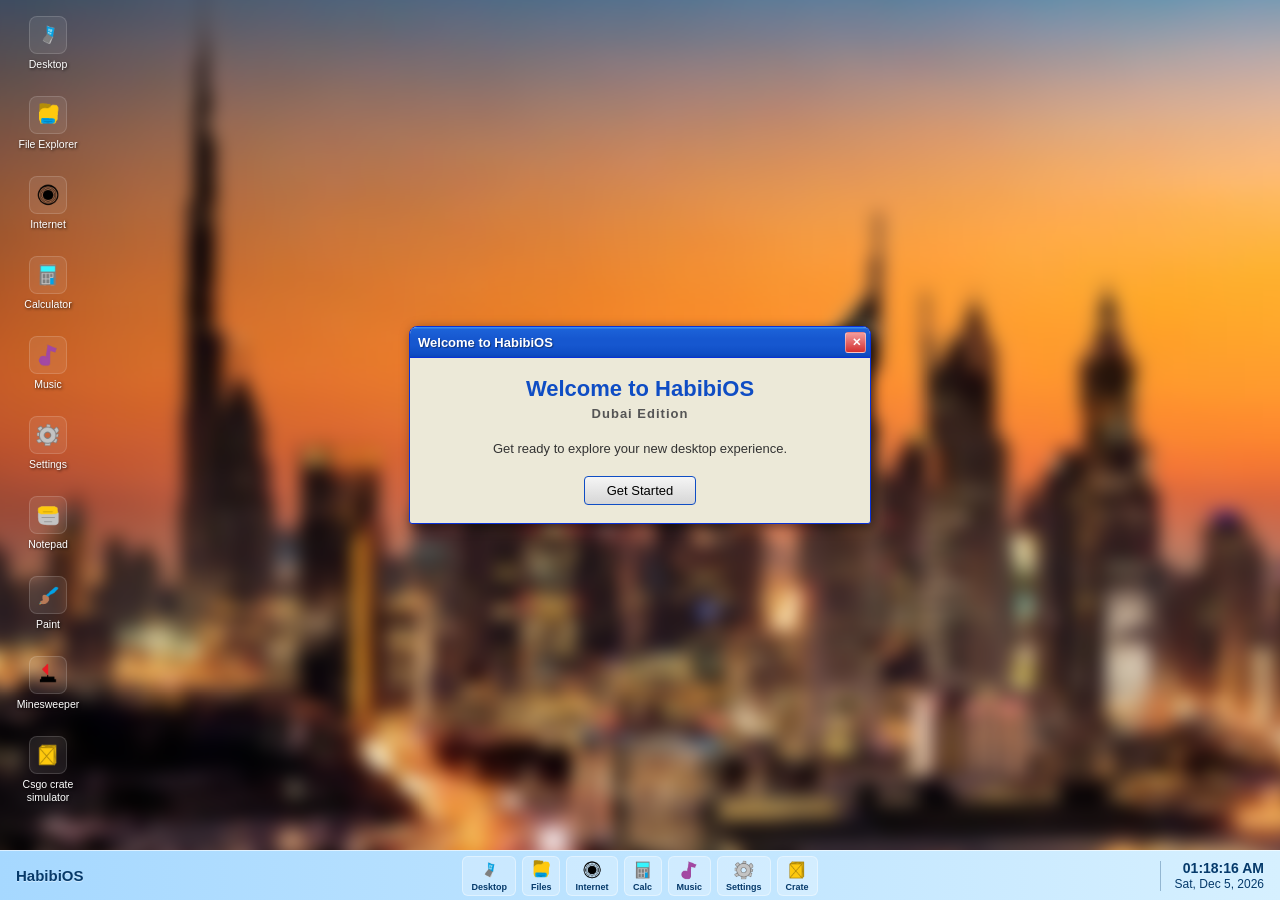
<file: index.html>
<!DOCTYPE html>
<html lang="en">
<head>
<meta charset="UTF-8">
<title>HabibiOS - Dubai Edition</title>
<link rel="stylesheet" href="style.css">
</head>
<body>

  <div class="background"></div>

  <div class="desktop">

    <div class="desktop-icons">
      <div class="icon" onclick="openApp('terminalWindow')">
        <img class="icon-img" src="desktop.png" alt="Desktop">
        <span>Desktop</span>
      </div>
      <div class="icon" onclick="openApp('explorerWindow')">
        <img class="icon-img" src="file_explorer.png" alt="File Explorer">
        <span>File Explorer</span>
      </div>
      <div class="icon" onclick="openApp('internetWindow')">
        <img class="icon-img" src="internet.png" alt="Internet">
        <span>Internet</span>
      </div>
      <div class="icon" onclick="openApp('calcWindow')">
        <img class="icon-img" src="calc.png" alt="Calculator">
        <span>Calculator</span>
      </div>
      <div class="icon" onclick="openApp('musicWindow')">
        <img class="icon-img" src="music.png" alt="Music">
        <span>Music</span>
      </div>
      <div class="icon" onclick="openApp('settingsWindow')">
        <img class="icon-img" src="settings.png" alt="Settings">
        <span>Settings</span>
      </div>
      <div class="icon" onclick="openApp('notepadWindow')">
        <img class="icon-img" src="note.png" alt="Notepad">
        <span>Notepad</span>
      </div>
      <div class="icon" onclick="openApp('paintWindow')">
        <img class="icon-img" src="paint.png" alt="Paint">
        <span>Paint</span>
      </div>
      <div class="icon" onclick="openApp('minesweeperWindow')">
        <img class="icon-img" src="mine.png" alt="Minesweeper">
        <span>Minesweeper</span>
      </div>
      <div class="icon" onclick="openApp('crateWindow')">
        <img class="icon-img" src="crate.png" alt="Csgo crate simulator">
        <span>Csgo crate simulator</span>
      </div>
    </div>

    <div class="app-window" id="xpWindow">
      <div class="window-titlebar">
        <span class="window-title">Welcome to HabibiOS</span>
        <div class="window-controls">
          <button class="win-btn win-close" onclick="closeWindow('xpWindow')">✕</button>
        </div>
      </div>
      <div class="window-content welcome-content">
        <h1>Welcome to HabibiOS</h1>
        <p class="xp-subtitle">Dubai Edition</p>
        <p>Get ready to explore your new desktop experience.</p>
        <button class="xp-ok-btn" onclick="closeWindow('xpWindow')">Get Started</button>
      </div>
    </div>

    <div class="app-window hidden" id="terminalWindow">
      <div class="window-titlebar">
        <span class="window-title">Terminal</span>
        <div class="window-controls">
          <button class="win-btn win-close" onclick="closeWindow('terminalWindow')">✕</button>
        </div>
      </div>
      <div class="window-content terminal-content">
        <div class="terminal-output" id="terminalOutput">HabibiOS Terminal [Dubai Edition]
Type "help" to see available commands.
</div>
        <div class="terminal-input-line">
          <span class="terminal-prompt">habibi@dubai:~$</span>
          <input type="text" id="terminalInput" class="terminal-input" autocomplete="off" spellcheck="false">
        </div>
      </div>
    </div>

    <div class="app-window hidden" id="explorerWindow">
      <div class="window-titlebar">
        <span class="window-title">File Explorer</span>
        <div class="window-controls">
          <button class="win-btn win-close" onclick="closeWindow('explorerWindow')">✕</button>
        </div>
      </div>
      <div class="window-content explorer-content">
        <div class="explorer-tabs">
          <button class="explorer-tab active" data-tab="desktop">Desktop</button>
          <button class="explorer-tab" data-tab="downloads">Downloads</button>
          <button class="explorer-tab" data-tab="music">Music</button>
          <button class="explorer-tab" data-tab="documents">Documents</button>
          <button class="explorer-tab" data-tab="pictures">Pictures</button>
        </div>
        <div class="explorer-files" id="explorerFiles"></div>
      </div>
    </div>

    <div class="app-window hidden" id="internetWindow">
      <div class="window-titlebar">
        <span class="window-title">Internet</span>
        <div class="window-controls">
          <button class="win-btn win-close" onclick="closeWindow('internetWindow')">✕</button>
        </div>
      </div>
      <div class="window-content internet-content">
        <a class="site-card" href="https://www.wikipedia.org/" target="_blank" rel="noopener">
          <div class="site-icon">W</div>
          <span>Wikipedia</span>
        </a>
        <a class="site-card" href="https://www.trivago.in/" target="_blank" rel="noopener">
          <div class="site-icon">T</div>
          <span>Trivago</span>
        </a>
        <a class="site-card" href="https://github.com/Astrixzen/DubaiOS" target="_blank" rel="noopener">
          <div class="site-icon">G</div>
          <span>My GitHub</span>
        </a>
        <a class="site-card" href="https://www.khaleejtimes.com/" target="_blank" rel="noopener">
          <div class="site-icon">K</div>
          <span>Khaleej Times</span>
        </a>
      </div>
    </div>

    <div class="app-window hidden" id="calcWindow">
      <div class="window-titlebar">
        <span class="window-title">Calculator</span>
        <div class="window-controls">
          <button class="win-btn win-close" onclick="closeWindow('calcWindow')">✕</button>
        </div>
      </div>
      <div class="window-content calc-content">
        <input type="text" id="calcDisplay" class="calc-display" value="0" readonly>
        <div class="calc-grid">
          <button class="calc-btn calc-op" data-val="C">C</button>
          <button class="calc-btn calc-op" data-val="(">(</button>
          <button class="calc-btn calc-op" data-val=")">)</button>
          <button class="calc-btn calc-op" data-val="/">÷</button>

          <button class="calc-btn" data-val="7">7</button>
          <button class="calc-btn" data-val="8">8</button>
          <button class="calc-btn" data-val="9">9</button>
          <button class="calc-btn calc-op" data-val="*">×</button>

          <button class="calc-btn" data-val="4">4</button>
          <button class="calc-btn" data-val="5">5</button>
          <button class="calc-btn" data-val="6">6</button>
          <button class="calc-btn calc-op" data-val="-">−</button>

          <button class="calc-btn" data-val="1">1</button>
          <button class="calc-btn" data-val="2">2</button>
          <button class="calc-btn" data-val="3">3</button>
          <button class="calc-btn calc-op" data-val="+">+</button>

          <button class="calc-btn" data-val="0">0</button>
          <button class="calc-btn" data-val=".">.</button>
          <button class="calc-btn calc-eq" data-val="=">=</button>
        </div>
      </div>
    </div>

    <div class="app-window hidden" id="musicWindow">
      <div class="window-titlebar">
        <span class="window-title">Music</span>
        <div class="window-controls">
          <button class="win-btn win-close" onclick="closeWindow('musicWindow')">✕</button>
        </div>
      </div>
      <div class="window-content music-content">
        <label class="upload-btn">
          + Upload MP3
          <input type="file" id="musicUpload" accept=".mp3,audio/mpeg" multiple hidden>
        </label>

        <div class="music-list" id="musicList">
          <p class="music-empty">No songs uploaded yet.</p>
        </div>

        <div class="music-player-bar">
          <div class="now-playing" id="nowPlaying">Nothing playing</div>
          <audio id="audioPlayer" controls></audio>
        </div>
      </div>
    </div>

    <div class="app-window hidden" id="settingsWindow">
      <div class="window-titlebar">
        <span class="window-title">Settings</span>
        <div class="window-controls">
          <button class="win-btn win-close" onclick="closeWindow('settingsWindow')">✕</button>
        </div>
      </div>
      <div class="window-content settings-content">
        <p class="settings-label">Desktop Background</p>

        <div class="bg-preview-wrap">
          <div class="bg-preview" id="bgPreview"></div>
        </div>

        <label class="upload-btn">
          Change Background
          <input type="file" id="bgUpload" accept="image/*" hidden>
        </label>
      </div>
    </div>

    <div class="app-window hidden" id="notepadWindow">
      <div class="window-titlebar">
        <span class="window-title">Notepad</span>
        <div class="window-controls">
          <button class="win-btn win-close" onclick="closeWindow('notepadWindow')">✕</button>
        </div>
      </div>
      <div class="window-content notepad-content">
        <textarea id="notepadArea" class="notepad-area" placeholder="Start typing..."></textarea>
        <div class="notepad-footer">
          <span id="notepadStatus">Saved</span>
          <button class="upload-btn" id="notepadClear">Clear</button>
        </div>
      </div>
    </div>
    <div class="app-window hidden" id="paintWindow">
      <div class="window-titlebar">
        <span class="window-title">Paint</span>
        <div class="window-controls">
          <button class="win-btn win-close" onclick="closeWindow('paintWindow')">✕</button>
        </div>
      </div>
      <div class="window-content paint-content">
        <div class="paint-toolbar">
          <label>Color <input type="color" id="paintColor" value="#000000"></label>
          <label>Size <input type="range" id="paintSize" min="1" max="30" value="4"></label>
          <button class="upload-btn" id="paintClear">Clear</button>
        </div>
        <canvas id="paintCanvas" width="400" height="280"></canvas>
      </div>
    </div>
    <div class="app-window hidden" id="minesweeperWindow">
      <div class="window-titlebar">
        <span class="window-title">Minesweeper</span>
        <div class="window-controls">
          <button class="win-btn win-close" onclick="closeWindow('minesweeperWindow')">✕</button>
        </div>
      </div>
      <div class="window-content mine-content">
        <div class="mine-header">
          <div class="mine-counter" id="mineCounter">🚩 10</div>
          <button class="mine-face" id="mineFace">🙂</button>
          <div class="mine-timer" id="mineTimer">⏱ 0</div>
        </div>
        <div class="mine-grid" id="mineGrid"></div>
        <div class="mine-stats" id="mineStats">Wins: 0 | Losses: 0 | Best Time: --</div>
      </div>
    </div>
    <div class="app-window crate-window hidden" id="crateWindow">
      <div class="window-titlebar">
        <span class="window-title">Csgo Crate Simulator</span>
        <div class="window-controls">
          <button class="win-btn win-close" onclick="closeWindow('crateWindow')">✕</button>
        </div>
      </div>
      <div class="window-content crate-window-content">
        <iframe src="crate.html" class="crate-iframe" title="Crate Simulator"></iframe>
      </div>
    </div>

  </div>
  <div class="taskbar">
    <div class="taskbar-brand">HabibiOS</div>

    <div class="taskbar-apps">
      <button class="taskbar-icon" onclick="openApp('terminalWindow')"><img src="desktop.png" alt="Desktop">Desktop</button>
      <button class="taskbar-icon" onclick="openApp('explorerWindow')"><img src="file_explorer.png" alt="File Explorer">Files</button>
      <button class="taskbar-icon" onclick="openApp('internetWindow')"><img src="internet.png" alt="Internet">Internet</button>
      <button class="taskbar-icon" onclick="openApp('calcWindow')"><img src="calc.png" alt="Calculator">Calc</button>
      <button class="taskbar-icon" onclick="openApp('musicWindow')"><img src="music.png" alt="Music">Music</button>
      <button class="taskbar-icon" onclick="openApp('settingsWindow')"><img src="settings.png" alt="Settings">Settings</button>
      <button class="taskbar-icon" onclick="openApp('crateWindow')"><img src="crate.png" alt="Crate">Crate</button>
    </div>

    <div class="taskbar-right">
      <div class="taskbar-divider"></div>
      <div class="taskbar-clock">
        <div class="clock-time" id="clockTime">00:00:00</div>
        <div class="clock-date" id="clockDate">Day, Month 00, 0000</div>
      </div>
    </div>
  </div>

  <script src="script.js"></script>
</body>
</html>
</file>
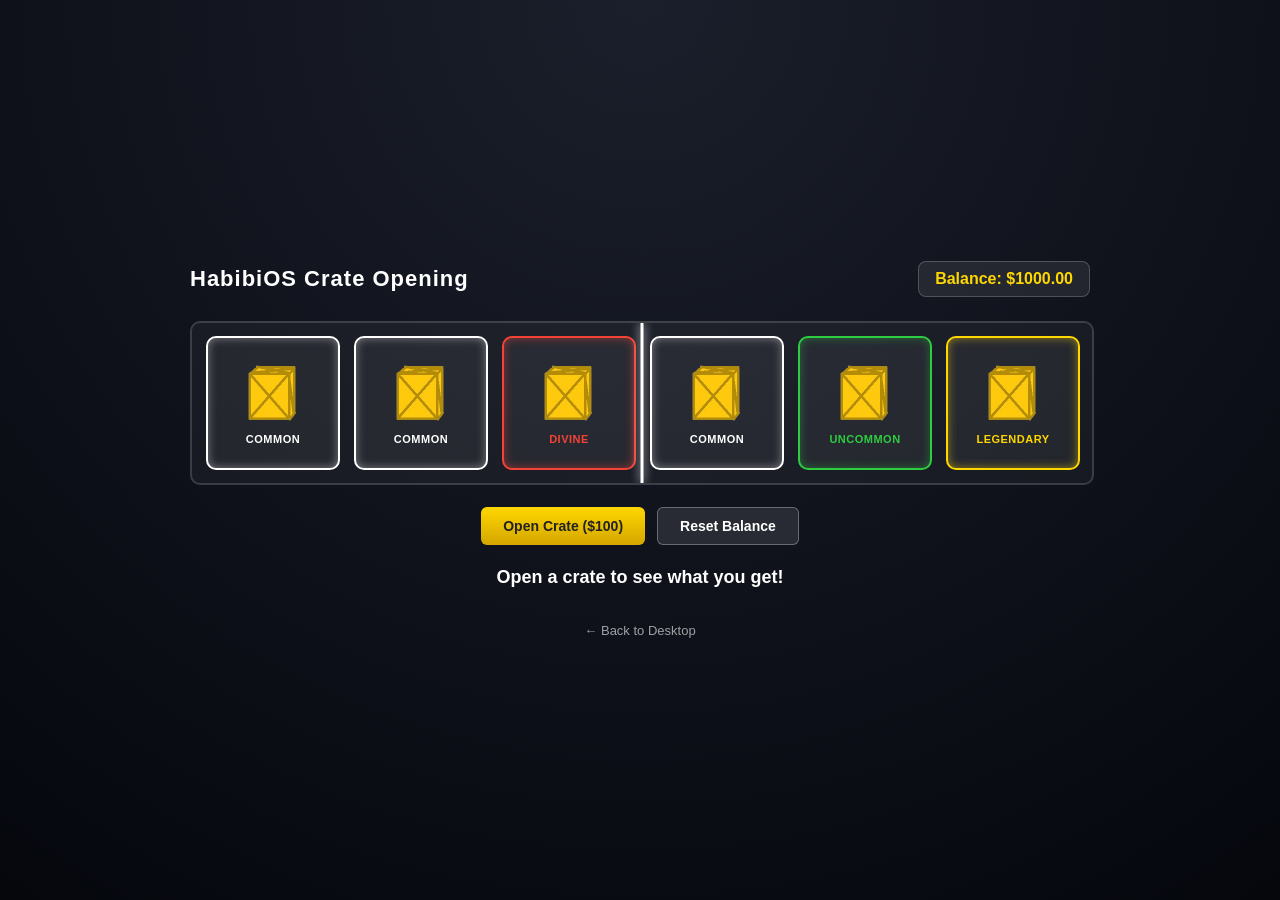
<file: crate.html>
<!DOCTYPE html>
<html lang="en">
<head>
<meta charset="UTF-8">
<title>HabibiOS - Crate Opening</title>
<link rel="stylesheet" href="crate.css">
</head>
<body>

  <div class="crate-app">

    <div class="crate-header">
      <div class="crate-app-title">HabibiOS Crate Opening</div>
      <div class="balance-box">
        Balance: <span id="balanceAmount">$0</span>
      </div>
    </div>

    <div class="reel-wrapper">
      <div class="pointer"></div>
      <div class="reel" id="reel"></div>
    </div>

    <div class="controls">
      <button id="openCrateBtn" class="open-btn">Open Crate ($100)</button>
      <button id="resetBalanceBtn" class="reset-btn">Reset Balance</button>
    </div>

    <div class="result-panel" id="resultPanel">
      <span id="resultText">Open a crate to see what you get!</span>
    </div>

    <a href="index.html" class="back-link">← Back to Desktop</a>

  </div>

  <script src="crate.js"></script>
</body>
</html>
</file>
<file: style.css>
html, body {
  margin: 0;
  height: 100vh;
  overflow: hidden;
  font-family: Arial, sans-serif;
}

.background {
  position: fixed;
  top: 0;
  left: 0;
  width: 100%;
  height: 100%;
  background-image: url('skyline.png');
  background-size: cover;
  background-position: center;
  filter: blur(8px);
  transform: scale(1.1);
  z-index: -1;
}

.desktop {
  position: relative;
  width: 100%;
  height: calc(100% - 50px);
  color: white;
}

.desktop-icons {
  position: absolute;
  top: 16px;
  left: 16px;
  bottom: 16px;
  display: grid;
  grid-template-rows: repeat(auto-fill, 76px);
  grid-auto-flow: column;
  gap: 4px 14px;
}

.icon, a.icon {
  display: flex;
  flex-direction: column;
  align-items: center;
  width: 64px;
  cursor: pointer;
  font-family: Arial, sans-serif;
  user-select: none;
  text-decoration: none;
}

.icon-img {
  font-size: 22px;
  background: rgba(255, 255, 255, 0.08);
  border: 1px solid rgba(255, 255, 255, 0.15);
  border-radius: 8px;
  width: 38px;
  height: 38px;
  display: flex;
  align-items: center;
  justify-content: center;
  margin-bottom: 4px;
  object-fit: contain;
  padding: 6px;
  box-sizing: border-box;
}

img.icon-img {
  display: block;
}

.icon:hover .icon-img {
  background: rgba(255, 255, 255, 0.2);
  border-color: rgba(255, 255, 255, 0.4);
}

.icon span {
  font-size: 10.5px;
  color: white;
  text-align: center;
  text-shadow: 1px 1px 3px rgba(0, 0, 0, 0.8);
  line-height: 1.2;
}

.app-window {
  position: absolute;
  top: 50%;
  left: 50%;
  transform: translate(-50%, -50%);
  width: 460px;
  max-width: 90vw;
  max-height: 80vh;
  background: #ece9d8;
  border: 1px solid #0831d9;
  border-radius: 8px 8px 3px 3px;
  box-shadow: 3px 3px 12px rgba(0, 0, 0, 0.5);
  overflow: hidden;
  font-family: "Tahoma", "Segoe UI", sans-serif;
  z-index: 10;
  display: flex;
  flex-direction: column;
}

.app-window.hidden {
  display: none;
}

.window-titlebar {
  display: flex;
  align-items: center;
  justify-content: space-between;
  height: 30px;
  padding: 0 4px 0 8px;
  background: linear-gradient(
    to bottom,
    #3d94f6 0%,
    #1c62d8 8%,
    #1657cf 40%,
    #1657cf 60%,
    #0f4dc4 90%,
    #0b45b8 100%
  );
  border-bottom: 1px solid #0831d9;
  flex-shrink: 0;
}

.window-title {
  color: white;
  font-weight: bold;
  font-size: 13px;
  text-shadow: 1px 1px 1px rgba(0, 0, 0, 0.4);
}

.window-controls {
  display: flex;
  gap: 3px;
}

.win-btn {
  width: 21px;
  height: 21px;
  border: 1px solid rgba(255, 255, 255, 0.4);
  border-radius: 3px;
  background: linear-gradient(to bottom, #4f9cf2, #1c62d8);
  color: white;
  font-size: 11px;
  font-weight: bold;
  cursor: pointer;
  line-height: 1;
}

.win-btn:hover {
  filter: brightness(1.2);
}

.win-close {
  background: linear-gradient(to bottom, #f39c9c, #d32f2f);
}

.window-content {
  padding: 18px 20px;
  color: #333;
  overflow: auto;
}
.welcome-content {
  text-align: center;
}

.welcome-content h1 {
  margin: 0 0 4px;
  font-size: 22px;
  color: #0f4dc4;
}

.xp-subtitle {
  margin: 0 0 16px;
  font-weight: bold;
  color: #555;
  letter-spacing: 1px;
}

.welcome-content p {
  font-size: 13px;
  margin: 0 0 20px;
}

.xp-ok-btn {
  padding: 6px 22px;
  border: 1px solid #0f4dc4;
  border-radius: 4px;
  background: linear-gradient(to bottom, #f5f5f5, #d6d6d6);
  font-size: 13px;
  cursor: pointer;
}

.xp-ok-btn:hover {
  background: linear-gradient(to bottom, #ffffff, #e6e6e6);
}

.terminal-content {
  background: #0c0c0c;
  color: #33ff33;
  font-family: "Consolas", monospace;
  padding: 10px;
  height: 320px;
  display: flex;
  flex-direction: column;
}

.terminal-output {
  flex: 1;
  overflow-y: auto;
  white-space: pre-wrap;
  font-size: 13px;
  margin-bottom: 6px;
}

.terminal-input-line {
  display: flex;
  align-items: center;
  gap: 6px;
}

.terminal-prompt {
  font-size: 13px;
  white-space: nowrap;
}

.terminal-input {
  flex: 1;
  background: transparent;
  border: none;
  outline: none;
  color: #33ff33;
  font-family: "Consolas", monospace;
  font-size: 13px;
}

.explorer-content {
  padding: 0;
  display: flex;
  flex-direction: column;
  height: 340px;
}

.explorer-tabs {
  display: flex;
  gap: 2px;
  background: #d6d2c2;
  padding: 6px 6px 0;
  flex-shrink: 0;
}

.explorer-tab {
  padding: 6px 12px;
  font-size: 12px;
  border: 1px solid #a8a48f;
  border-bottom: none;
  background: #ece9d8;
  border-radius: 4px 4px 0 0;
  cursor: pointer;
}

.explorer-tab.active {
  background: #ffffff;
  font-weight: bold;
}

.explorer-files {
  flex: 1;
  background: white;
  padding: 12px;
  overflow-y: auto;
  display: grid;
  grid-template-columns: repeat(auto-fill, 74px);
  gap: 14px;
}

.explorer-file {
  display: flex;
  flex-direction: column;
  align-items: center;
  font-size: 11px;
  text-align: center;
  color: #222;
}

.explorer-file .file-icon {
  font-size: 26px;
  margin-bottom: 4px;
}

.internet-content {
  display: grid;
  grid-template-columns: 1fr 1fr;
  gap: 14px;
}

.site-card {
  display: flex;
  flex-direction: column;
  align-items: center;
  justify-content: center;
  gap: 8px;
  padding: 18px 10px;
  background: white;
  border: 1px solid #a8a48f;
  border-radius: 6px;
  text-decoration: none;
  color: #222;
  font-size: 12px;
  font-weight: bold;
}

.site-card:hover {
  background: #eef4ff;
}

.site-icon {
  width: 40px;
  height: 40px;
  border-radius: 50%;
  background: #0f4dc4;
  color: white;
  display: flex;
  align-items: center;
  justify-content: center;
  font-size: 18px;
  font-weight: bold;
}

.calc-content {
  width: 240px;
}

.calc-display {
  width: 100%;
  box-sizing: border-box;
  padding: 10px;
  font-size: 20px;
  text-align: right;
  margin-bottom: 10px;
  border: 1px solid #a8a48f;
  border-radius: 4px;
  background: white;
  color: #111;
}

.calc-grid {
  display: grid;
  grid-template-columns: repeat(4, 1fr);
  gap: 6px;
}

.calc-btn {
  padding: 12px 0;
  font-size: 15px;
  border: 1px solid #a8a48f;
  border-radius: 4px;
  background: #f5f5f5;
  cursor: pointer;
}

.calc-btn:hover {
  background: #e6e6e6;
}

.calc-op {
  background: #d9e4f5;
}

.calc-eq {
  grid-column: span 2;
  background: #0f4dc4;
  color: white;
  font-weight: bold;
}

.music-content {
  width: 280px;
  display: flex;
  flex-direction: column;
}

.upload-btn {
  display: inline-block;
  align-self: flex-start;
  padding: 7px 14px;
  background: linear-gradient(to bottom, #f5f5f5, #d6d6d6);
  border: 1px solid #a8a48f;
  border-radius: 4px;
  font-size: 12px;
  cursor: pointer;
  margin-bottom: 10px;
}

.upload-btn:hover {
  background: linear-gradient(to bottom, #ffffff, #e6e6e6);
}

.music-list {
  max-height: 180px;
  overflow-y: auto;
  background: white;
  border: 1px solid #a8a48f;
  border-radius: 4px;
  margin-bottom: 10px;
}

.music-empty {
  padding: 10px;
  font-size: 12px;
  color: #777;
  margin: 0;
}

.music-item {
  display: flex;
  align-items: center;
  justify-content: space-between;
  padding: 7px 10px;
  font-size: 12px;
  border-bottom: 1px solid #eee;
  cursor: pointer;
}

.music-item:hover {
  background: #eef4ff;
}

.music-item.playing {
  background: #d9e4f5;
  font-weight: bold;
}

.music-item .track-name {
  overflow: hidden;
  text-overflow: ellipsis;
  white-space: nowrap;
  max-width: 170px;
}

.music-item .delete-track {
  color: #d32f2f;
  font-weight: bold;
  padding: 0 4px;
}

.music-player-bar {
  border-top: 1px solid #a8a48f;
  padding-top: 10px;
}

.now-playing {
  font-size: 12px;
  font-weight: bold;
  margin-bottom: 6px;
  color: #0f4dc4;
}

.music-player-bar audio {
  width: 100%;
}

.settings-content {
  width: 260px;
}

.settings-label {
  font-size: 13px;
  font-weight: bold;
  margin: 0 0 10px;
}

.bg-preview-wrap {
  margin-bottom: 12px;
}

.bg-preview {
  width: 100%;
  height: 110px;
  border: 1px solid #a8a48f;
  border-radius: 6px;
  background-image: url('skyline.png');
  background-size: cover;
  background-position: center;
  filter: blur(3px);
}

.notepad-content {
  width: 340px;
  display: flex;
  flex-direction: column;
}

.notepad-area {
  width: 100%;
  height: 220px;
  box-sizing: border-box;
  resize: none;
  border: 1px solid #a8a48f;
  border-radius: 4px;
  padding: 10px;
  font-family: "Consolas", monospace;
  font-size: 13px;
  color: #222;
}

.notepad-footer {
  display: flex;
  align-items: center;
  justify-content: space-between;
  margin-top: 8px;
  font-size: 11px;
  color: #666;
}

.paint-content {
  width: 420px;
}

.paint-toolbar {
  display: flex;
  align-items: center;
  gap: 14px;
  margin-bottom: 10px;
  font-size: 12px;
}

.paint-toolbar label {
  display: flex;
  align-items: center;
  gap: 6px;
}

#paintCanvas {
  background: white;
  border: 1px solid #a8a48f;
  border-radius: 4px;
  cursor: crosshair;
  touch-action: none;
}


.mine-content {
  width: fit-content;
}

.mine-header {
  display: flex;
  align-items: center;
  justify-content: space-between;
  background: #bdbdbd;
  border: 2px inset #7a7a7a;
  padding: 6px 10px;
  margin-bottom: 8px;
  border-radius: 3px;
}

.mine-counter, .mine-timer {
  font-family: "Consolas", monospace;
  font-weight: bold;
  font-size: 14px;
  background: #111;
  color: #f00;
  padding: 2px 8px;
  border-radius: 2px;
  min-width: 46px;
  text-align: center;
}

.mine-face {
  font-size: 18px;
  width: 30px;
  height: 30px;
  border: 2px outset #d6d6d6;
  background: #d6d6d6;
  border-radius: 3px;
  cursor: pointer;
}

.mine-face:active {
  border-style: inset;
}

.mine-grid {
  display: grid;
  grid-template-columns: repeat(9, 26px);
  grid-template-rows: repeat(9, 26px);
  gap: 1px;
  background: #7a7a7a;
  border: 3px inset #7a7a7a;
  width: fit-content;
}

.mine-cell {
  width: 26px;
  height: 26px;
  display: flex;
  align-items: center;
  justify-content: center;
  font-size: 13px;
  font-weight: bold;
  font-family: "Consolas", monospace;
  background: #bdbdbd;
  border: 2px outset #e0e0e0;
  cursor: pointer;
  user-select: none;
}

.mine-cell.revealed {
  border: 1px solid #999;
  background: #d6d6d6;
  cursor: default;
}

.mine-cell.mine {
  background: #ff4d4d;
}

.mine-cell.flagged {
  background: #bdbdbd;
}

.mine-cell[data-count="1"] { color: #0000ff; }
.mine-cell[data-count="2"] { color: #008000; }
.mine-cell[data-count="3"] { color: #ff0000; }
.mine-cell[data-count="4"] { color: #000080; }
.mine-cell[data-count="5"] { color: #800000; }
.mine-cell[data-count="6"] { color: #008080; }
.mine-cell[data-count="7"] { color: #000000; }
.mine-cell[data-count="8"] { color: #808080; }

.mine-stats {
  margin-top: 8px;
  font-size: 11px;
  color: #555;
  text-align: center;
}


.crate-window {
  width: 640px;
}

.crate-window-content {
  padding: 0;
  height: 480px;
}

.crate-iframe {
  width: 100%;
  height: 100%;
  border: none;
  display: block;
}

.taskbar {
  position: fixed;
  bottom: 0;
  left: 0;
  width: 100%;
  height: 50px;
  background: linear-gradient(to right, #a6d8ff, #d6f0ff);
  border-top: 1px solid rgba(255, 255, 255, 0.6);
  display: grid;
  grid-template-columns: 1fr auto 1fr;
  align-items: center;
  padding: 0 16px;
  box-sizing: border-box;
  z-index: 100;
}

.taskbar-brand {
  font-family: Arial, sans-serif;
  font-weight: bold;
  font-size: 15px;
  color: #063a6b;
  text-shadow: 0 1px 1px rgba(255, 255, 255, 0.5);
  justify-self: start;
}

.taskbar-apps {
  display: flex;
  gap: 6px;
  align-items: center;
  justify-self: center;
}

.taskbar-icon {
  display: flex;
  flex-direction: column;
  align-items: center;
  justify-content: center;
  background: rgba(255, 255, 255, 0.25);
  border: 1px solid rgba(255, 255, 255, 0.4);
  border-radius: 6px;
  padding: 3px 8px;
  cursor: pointer;
  font-size: 9px;
  color: #063a6b;
  font-family: Arial, sans-serif;
  text-decoration: none;
  font-weight: bold;
}

.taskbar-icon img {
  width: 20px;
  height: 20px;
  object-fit: contain;
  margin-bottom: 2px;
}

.taskbar-icon:hover {
  background: rgba(255, 255, 255, 0.5);
}

.taskbar-right {
  display: flex;
  align-items: center;
  gap: 14px;
  justify-self: end;
}

.taskbar-divider {
  width: 1px;
  height: 30px;
  background: rgba(6, 58, 107, 0.3);
}

.taskbar-clock {
  text-align: right;
  font-family: Arial, sans-serif;
  color: #063a6b;
  font-size: 12px;
  line-height: 1.3;
}

.taskbar-clock .clock-time {
  font-weight: bold;
  font-size: 14px;
}
</file>
<file: crate.css>
body {
  margin: 0;
  min-height: 100vh;
  font-family: Arial, sans-serif;
  background: radial-gradient(circle at top, #1b1f2b 0%, #05070d 100%);
  color: white;
  display: flex;
  align-items: center;
  justify-content: center;
  padding: 20px;
  box-sizing: border-box;
}

.crate-app {
  width: 100%;
  max-width: 900px;
  text-align: center;
}

.crate-header {
  display: flex;
  align-items: center;
  justify-content: space-between;
  margin-bottom: 24px;
}

.crate-app-title {
  font-size: 22px;
  font-weight: bold;
  letter-spacing: 1px;
}

.balance-box {
  background: rgba(255, 255, 255, 0.08);
  border: 1px solid rgba(255, 255, 255, 0.2);
  border-radius: 8px;
  padding: 8px 16px;
  font-size: 16px;
  font-weight: bold;
  color: #ffd700;
}

/* ===== Reel ===== */

.reel-wrapper {
  position: relative;
  width: 100%;
  height: 160px;
  overflow: hidden;
  background: rgba(255, 255, 255, 0.04);
  border: 2px solid rgba(255, 255, 255, 0.15);
  border-radius: 10px;
}

.pointer {
  position: absolute;
  top: 0;
  left: 50%;
  transform: translateX(-50%);
  width: 3px;
  height: 100%;
  background: #ffffff;
  box-shadow: 0 0 10px rgba(255, 255, 255, 0.9);
  z-index: 5;
}

.reel {
  position: absolute;
  top: 0;
  left: 0;
  height: 100%;
  display: flex;
  align-items: center;
  gap: 14px;
  padding: 0 14px;
  transition: transform 5.5s cubic-bezier(0.12, 0.83, 0.14, 1);
}

.reel-item {
  flex: 0 0 auto;
  width: 130px;
  height: 130px;
  border-radius: 10px;
  display: flex;
  flex-direction: column;
  align-items: center;
  justify-content: center;
  background: rgba(255, 255, 255, 0.05);
  border: 2px solid;
  position: relative;
  overflow: hidden;
}

.reel-item img {
  width: 64px;
  height: 64px;
  object-fit: contain;
  margin-bottom: 8px;
}

.reel-item span {
  font-size: 11px;
  font-weight: bold;
  text-transform: uppercase;
  letter-spacing: 0.5px;
}

/* ===== Rarity colors ===== */

.rarity-common {
  border-color: #ffffff;
  box-shadow: 0 0 10px rgba(255, 255, 255, 0.4) inset;
}
.rarity-common span { color: #ffffff; }

.rarity-uncommon {
  border-color: #2ecc40;
  box-shadow: 0 0 10px rgba(46, 204, 64, 0.4) inset;
}
.rarity-uncommon span { color: #2ecc40; }

.rarity-rare {
  border-color: #2196f3;
  box-shadow: 0 0 10px rgba(33, 150, 243, 0.4) inset;
}
.rarity-rare span { color: #2196f3; }

.rarity-epic {
  border-color: #9c27b0;
  box-shadow: 0 0 10px rgba(156, 39, 176, 0.4) inset;
}
.rarity-epic span { color: #9c27b0; }

.rarity-legendary {
  border-color: #ffd700;
  box-shadow: 0 0 10px rgba(255, 215, 0, 0.5) inset;
}
.rarity-legendary span { color: #ffd700; }

.rarity-divine {
  border-color: #f44336;
  box-shadow: 0 0 10px rgba(244, 67, 54, 0.5) inset;
}
.rarity-divine span { color: #f44336; }

.rarity-ultra {
  border-color: #000000;
  background: linear-gradient(135deg, #1a1a1a, #000000);
  box-shadow: 0 0 14px rgba(255, 255, 255, 0.5) inset;
}
.rarity-ultra span {
  color: #ffffff;
  text-shadow: 0 0 6px #ffffff;
}

/* Winning item glow pulse */
.reel-item.winner {
  animation: winnerPulse 1s ease-in-out infinite alternate;
  z-index: 2;
}

@keyframes winnerPulse {
  from { filter: brightness(1); transform: scale(1); }
  to { filter: brightness(1.5); transform: scale(1.06); }
}

/* ===== Controls ===== */

.controls {
  margin-top: 22px;
  display: flex;
  gap: 12px;
  justify-content: center;
}

.open-btn, .reset-btn {
  padding: 10px 22px;
  border-radius: 6px;
  border: none;
  font-size: 14px;
  font-weight: bold;
  cursor: pointer;
}

.open-btn {
  background: linear-gradient(to bottom, #ffd700, #d4a600);
  color: #222;
}

.open-btn:disabled {
  opacity: 0.5;
  cursor: not-allowed;
}

.open-btn:hover:not(:disabled) {
  filter: brightness(1.1);
}

.reset-btn {
  background: rgba(255, 255, 255, 0.1);
  color: white;
  border: 1px solid rgba(255, 255, 255, 0.3);
}

.reset-btn:hover {
  background: rgba(255, 255, 255, 0.2);
}

/* ===== Result panel ===== */

.result-panel {
  margin-top: 22px;
  font-size: 18px;
  font-weight: bold;
  min-height: 26px;
}

.back-link {
  display: inline-block;
  margin-top: 30px;
  color: rgba(255, 255, 255, 0.6);
  text-decoration: none;
  font-size: 13px;
}

.back-link:hover {
  color: white;
}
</file>
